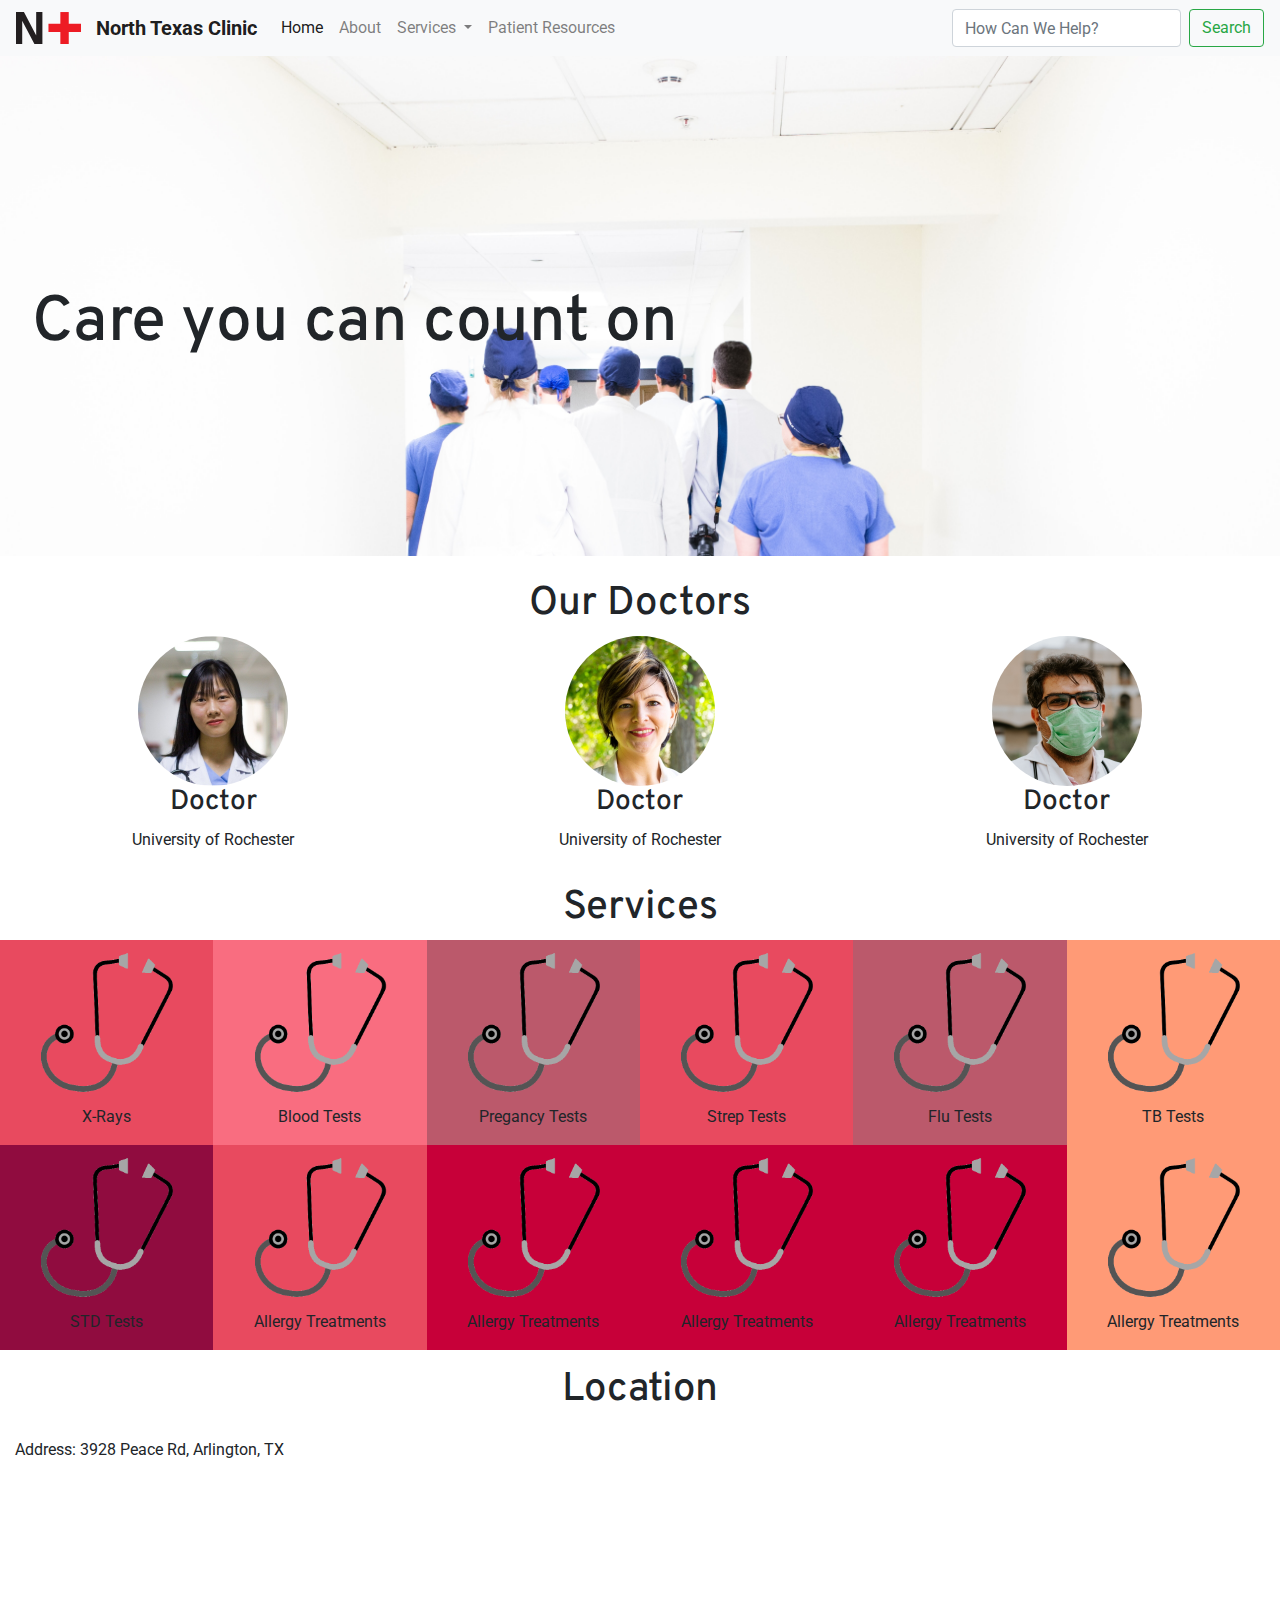
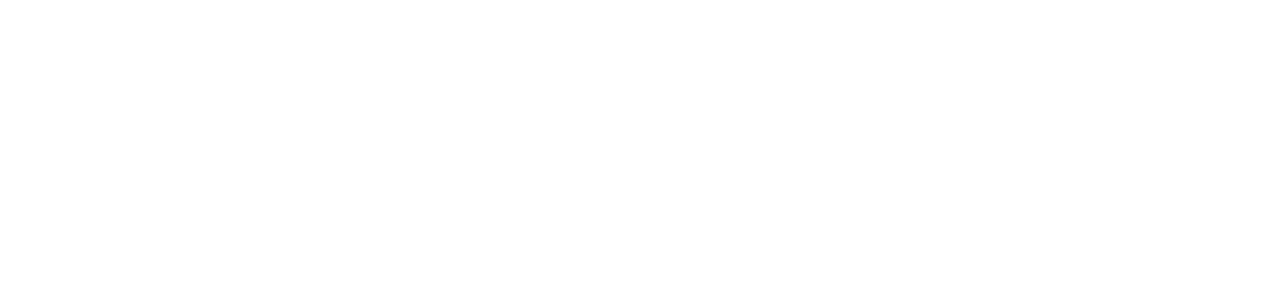
<file: index.html>
<!DOCTYPE html>
<html lang="en">

<head>
    <meta charset="UTF-8">
    <!-- <meta http-equiv="Content-Security-Policy" content="default-src 'self'; font-src 'self' data:;"> -->
    <meta name="viewport" content="width=device-width, initial-scale=1.0">
    <title>North Texas Clinic</title>
    <link rel="stylesheet" href="css/bootstrap.min.css">
    <link rel="stylesheet" href="css/app.css">
    <link href="https://fonts.googleapis.com/css2?family=Overpass:wght@600;700&family=Roboto&display=swap"
        rel="stylesheet">
</head>
<body>
    <header>
        <nav class="navbar navbar-expand-lg navbar-light bg-light">
            <img src="img/small-logo.svg" alt="Logo">
            <a class="navbar-brand font-weight-bold" href="#">North Texas Clinic</a>
            <button class="navbar-toggler" type="button" data-toggle="collapse" data-target="#navbarSupportedContent"
                aria-controls="navbarSupportedContent" aria-expanded="false" aria-label="Toggle navigation">
                <span class="navbar-toggler-icon"></span>
            </button>

            <div class="collapse navbar-collapse" id="navbarSupportedContent">
                <ul class="navbar-nav mr-auto">
                    <li class="nav-item active">
                        <a class="nav-link" href="#">Home <span class="sr-only">(current)</span></a>
                    </li>
                    <li class="nav-item">
                        <a class="nav-link" href="about.html">About</a>
                    </li>
                    <li class="nav-item dropdown">
                        <a class="nav-link dropdown-toggle" href="#" id="navbarDropdown" role="button"
                            data-toggle="dropdown" aria-haspopup="true" aria-expanded="false">
                            Services
                        </a>
                        <div class="dropdown-menu" aria-labelledby="navbarDropdown">
                            <a class="dropdown-item" href="#">Action</a>
                            <a class="dropdown-item" href="#">Another action</a>
                            <div class="dropdown-divider"></div>
                            <a class="dropdown-item" href="#">Something else here</a>
                        </div>
                    </li>
                    <li class="nav-item">
                        <a class="nav-link" href="#">Patient Resources</a>
                    </li>
                </ul>
                <form class="form-inline my-2 my-lg-0">
                    <input class="form-control mr-sm-2" type="search" placeholder="How Can We Help?"
                        aria-label="Search">
                    <button class="btn btn-outline-success my-2 my-sm-0" type="submit">Search</button>
                </form>
            </div>
        </nav>
    </header>
    <div class="container-fluid">
        <div class="row home-banner">
            <h1>Care you can count on</h1>
        </div>
        <div class="pt-4 row doctor-bio text-center justify-content-around">
            <div class="col-sm-12">
                <h1>Our Doctors</h1>
            </div>
            <div>
                <img src="../img/doctor1.jpg" alt="Doctor 1">
                <h3>Doctor</h3>
                <p>University of Rochester</p>
            </div>
            <div>
                <img src="../img/doctor2.jpg" alt="Doctor 2">
                <h3>Doctor</h3>
                <p>University of Rochester</p>
            </div>
            <div>
                <img src="../img/doctor3.jpg" alt="Doctor 3">
                <h3>Doctor</h3>
                <p>University of Rochester</p>
            </div>
        </div>
        <div class="pt-3 row justify-content-around text-center services-container">
            <div class="col-sm-12">
                <h1>Services</h1>
            </div>
            <div class="col col-sm-6 col-md-3 col-lg-2">
                <img src="img/stethoscope.png" alt="">
                <p>X-Rays</p>
            </div>
            <div class="col col-sm-6 col-md-3 col-lg-2">
                <img src="img/stethoscope.png" alt="">
                <p>Blood Tests</p>
            </div>
            <div class="col col-sm-6 col-md-3 col-lg-2">
                <img src="img/stethoscope.png" alt="">
                <p>Pregancy Tests</p>
            </div>
            <div class="col col-sm-6 col-md-3 col-lg-2">
                <img src="img/stethoscope.png" alt="">
                <p>Strep Tests</p>
            </div>
            <div class="col col-sm-6 col-md-3 col-lg-2">
                <img src="img/stethoscope.png" alt="">
                <p>Flu Tests</p>
            </div>
            <div class="col col-sm-6 col-md-3 col-lg-2">
                <img src="img/stethoscope.png" alt="">
                <p>TB Tests</p>
            </div>
            <div class="col col-sm-6 col-md-3 col-lg-2">
                <img src="img/stethoscope.png" alt="">
                <p>STD Tests</p>
            </div>
            <div class="col col-sm-6 col-md-3 col-lg-2">
                <img src="img/stethoscope.png" alt="">
                <p>Allergy Treatments</p>
            </div>
            <div class="col col-sm-6 col-md-3 col-lg-2">
                <img src="img/stethoscope.png" alt="">
                <p>Allergy Treatments</p>
            </div>
            <div class="col col-sm-6 col-md-3 col-lg-2">
                <img src="img/stethoscope.png" alt="">
                <p>Allergy Treatments</p>
            </div>
            <div class="col col-sm-6 col-md-3 col-lg-2">
                <img src="img/stethoscope.png" alt="">
                <p>Allergy Treatments</p>
            </div>
            <div class="col col-sm-6 col-md-3 col-lg-2">
                <img src="img/stethoscope.png" alt="">
                <p>Allergy Treatments</p>
            </div>
        </div>
        <div class="row">
            <div class="py-3 col-sm-12 text-center">
                <h1>Location</h1>
            </div>
            <div class="col-sm-12 col-md-6">
                Address: 3928 Peace Rd, Arlington, TX
            </div>
            <div class='col-sm-12 col-md-6'>
                <iframe width="600" height="450" frameborder="0" style="border:0"
                    src="https://www.google.com/maps/embed/v1/place?q=place_id:ChIJZc5FM6hkToYRVgPA47xI3Ko&key=AIzaSyBm2Firfr-yHHeRBVgvq1O7u7NwAqoThuc"
                    allowfullscreen></iframe>
            </div>
        </div>
    </div>
    <script>
        var colors = ['#ff5733', '#c70039', '#900c3f', '#e84a5f', '#ff847c', '#f96d80', '#ff9a76', '#ffc4a3', '#bb596b'];
        var boxes = document.querySelectorAll(".col.col-sm-6.col-md-3.col-lg-2");
        for (i = 0; i < boxes.length; i++) {
            // Pick a random color from the array 'colors'.
            boxes[i].style.backgroundColor = colors[Math.floor(Math.random() * colors.length)];
        }
    </script>
    <script src="https://ajax.googleapis.com/ajax/libs/jquery/3.5.1/jquery.min.js">
        var cw = $('.col.col-sm-6.col-md-3.col-lg-2').width();
        $('.col.col-sm-6.col-md-3.col-lg-2').css({ 'height': cw + 'px' });
    </script>
    <script src="https://code.jquery.com/jquery-3.2.1.slim.min.js"
        integrity="sha384-KJ3o2DKtIkvYIK3UENzmM7KCkRr/rE9/Qpg6aAZGJwFDMVNA/GpGFF93hXpG5KkN"
        crossorigin="anonymous"></script>
    <script src="https://cdnjs.cloudflare.com/ajax/libs/popper.js/1.12.9/umd/popper.min.js"
        integrity="sha384-ApNbgh9B+Y1QKtv3Rn7W3mgPxhU9K/ScQsAP7hUibX39j7fakFPskvXusvfa0b4Q"
        crossorigin="anonymous"></script>
    <script src="https://maxcdn.bootstrapcdn.com/bootstrap/4.0.0/js/bootstrap.min.js"
        integrity="sha384-JZR6Spejh4U02d8jOt6vLEHfe/JQGiRRSQQxSfFWpi1MquVdAyjUar5+76PVCmYl"
        crossorigin="anonymous"></script>
</body>

</html>
</file>
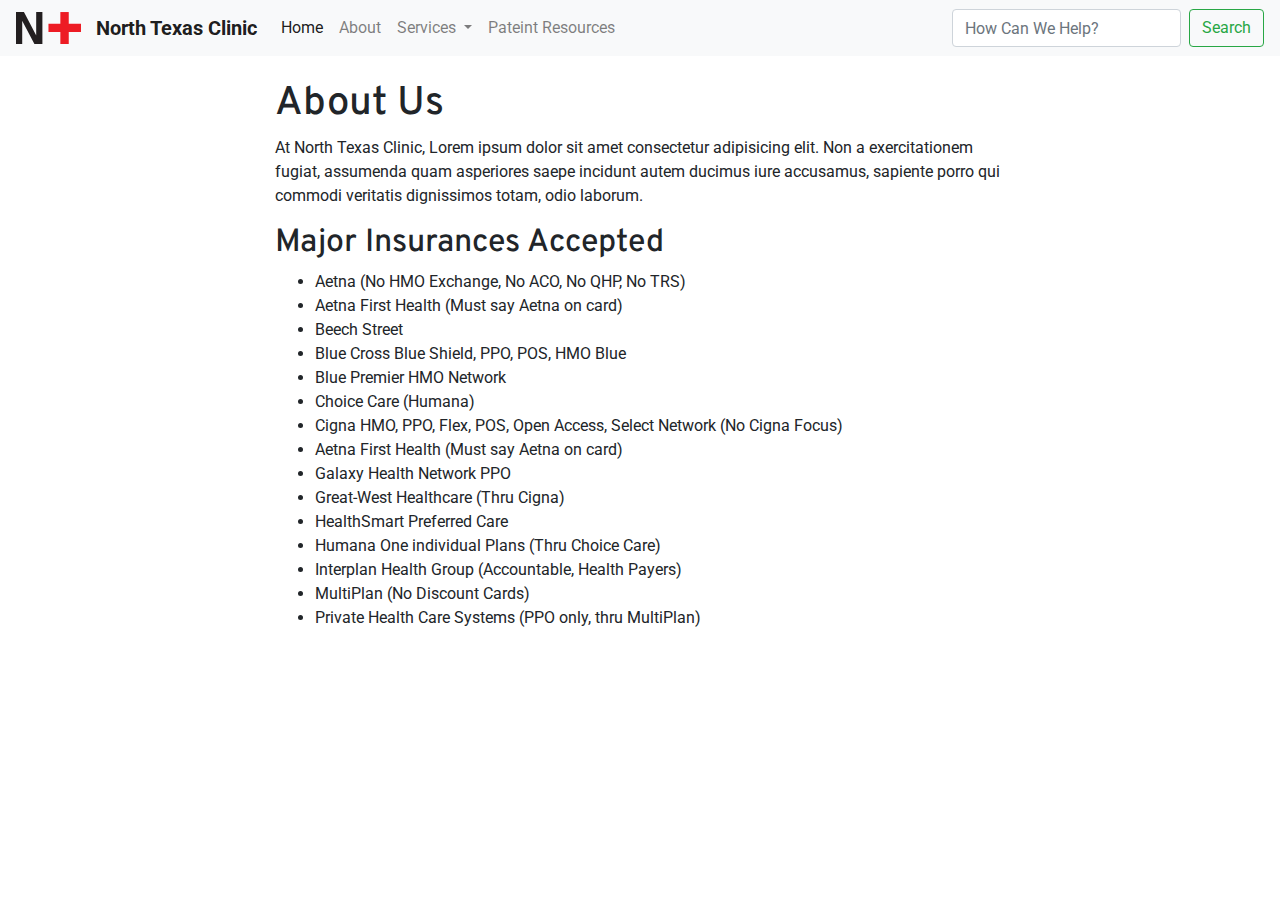
<file: about.html>
<!DOCTYPE html>
<html lang="en">

<head>
    <meta charset="UTF-8">
    <meta name="viewport" content="width=device-width, initial-scale=1.0">
    <title>North Texas Clinic</title>
    <link rel="stylesheet" href="css/bootstrap.min.css">
    <link rel="stylesheet" href="css/app.css">
    <link href="https://fonts.googleapis.com/css2?family=Overpass:wght@600;700&family=Roboto&display=swap"
        rel="stylesheet">
</head>

<body>
    <header>
        <nav class="navbar navbar-expand-lg navbar-light bg-light">
            <img src="img/small-logo.svg" alt="Logo">
            <a class="navbar-brand font-weight-bold" href="#">North Texas Clinic</a>
            <button class="navbar-toggler" type="button" data-toggle="collapse" data-target="#navbarSupportedContent"
                aria-controls="navbarSupportedContent" aria-expanded="false" aria-label="Toggle navigation">
                <span class="navbar-toggler-icon"></span>
            </button>

            <div class="collapse navbar-collapse" id="navbarSupportedContent">
                <ul class="navbar-nav mr-auto">
                    <li class="nav-item active">
                        <a class="nav-link" href="index.html">Home <span class="sr-only">(current)</span></a>
                    </li>
                    <li class="nav-item">
                        <a class="nav-link" href="about.html">About</a>
                    </li>
                    <li class="nav-item dropdown">
                        <a class="nav-link dropdown-toggle" href="#" id="navbarDropdown" role="button"
                            data-toggle="dropdown" aria-haspopup="true" aria-expanded="false">
                            Services
                        </a>
                        <div class="dropdown-menu" aria-labelledby="navbarDropdown">
                            <a class="dropdown-item" href="#">Action</a>
                            <a class="dropdown-item" href="#">Another action</a>
                            <div class="dropdown-divider"></div>
                            <a class="dropdown-item" href="#">Something else here</a>
                        </div>
                    </li>
                    <li class="nav-item">
                        <a class="nav-link" href="#">Pateint Resources</a>
                    </li>
                </ul>
                <form class="form-inline my-2 my-lg-0">
                    <input class="form-control mr-sm-2" type="search" placeholder="How Can We Help?"
                        aria-label="Search">
                    <button class="btn btn-outline-success my-2 my-sm-0" type="submit">Search</button>
                </form>
            </div>
        </nav>
    </header>
    <div class="container">
        <div class="pt-4 row justify-content-center">
            <div class="col-sm-12 col-md-8">
                <h1>About Us</h1>
                <p>At North Texas Clinic, Lorem ipsum dolor sit amet consectetur adipisicing elit. Non a exercitationem
                    fugiat, assumenda quam asperiores saepe incidunt autem ducimus iure accusamus, sapiente porro qui
                    commodi veritatis dignissimos totam, odio laborum.</p>
                <h2>Major Insurances Accepted</h2>
                <ul>
                    <li>
                        Aetna (No HMO Exchange, No ACO, No QHP, No TRS)
                    </li>
                    <li>
                        Aetna First Health (Must say Aetna on card)
                    </li>
                    <li>
                        Beech Street
                    </li>
                    <li>
                        Blue Cross Blue Shield, PPO, POS, HMO Blue
                    </li>
                    <li>
                        Blue Premier HMO Network
                    </li>
                    <li>
                        Choice Care (Humana)
                    </li>
                    <li>
                        Cigna HMO, PPO, Flex, POS, Open Access, Select Network (No Cigna Focus)
                    </li>
                    <li>
                        Aetna First Health (Must say Aetna on card)
                    </li>
                    <li>
                        Galaxy Health Network PPO
                    </li>
                    <li>
                        Great-West Healthcare (Thru Cigna)
                    </li>
                    <li>
                        HealthSmart Preferred Care
                    </li>
                    <li>
                        Humana One individual Plans (Thru Choice Care)
                    </li>
                    <li>
                        Interplan Health Group (Accountable, Health Payers)
                    </li>
                    <li>
                        MultiPlan (No Discount Cards)
                    </li>
                    <li>
                        Private Health Care Systems (PPO only, thru MultiPlan)
                    </li>
                </ul>
            </div>
        </div>
    </div>
    <script src="https://code.jquery.com/jquery-3.2.1.slim.min.js"
        integrity="sha384-KJ3o2DKtIkvYIK3UENzmM7KCkRr/rE9/Qpg6aAZGJwFDMVNA/GpGFF93hXpG5KkN"
        crossorigin="anonymous"></script>
    <script src="https://cdnjs.cloudflare.com/ajax/libs/popper.js/1.12.9/umd/popper.min.js"
        integrity="sha384-ApNbgh9B+Y1QKtv3Rn7W3mgPxhU9K/ScQsAP7hUibX39j7fakFPskvXusvfa0b4Q"
        crossorigin="anonymous"></script>
    <script src="https://maxcdn.bootstrapcdn.com/bootstrap/4.0.0/js/bootstrap.min.js"
        integrity="sha384-JZR6Spejh4U02d8jOt6vLEHfe/JQGiRRSQQxSfFWpi1MquVdAyjUar5+76PVCmYl"
        crossorigin="anonymous"></script>
</body>

</html>
</file>
<file: css/app.css>
* {
  font-family: "Roboto", sans-serif;
}

h1, h2, h3 {
  font-family: "Overpass", sans-serif;
}

.navbar img {
  width: 80px;
  height: auto;
  padding-right: 15px;
}

.home-banner {
  background-image: url("../img/doctors-walking.jpg");
  background-size: cover;
  height: 500px !important;
}
.home-banner h1 {
  font-size: 4rem;
  margin-top: 18%;
  margin-left: 2rem;
}

.doctor-bio img {
  height: 150px;
  width: auto;
  border-radius: 50%;
}

.services-container img {
  width: 90%;
  height: auto;
}

/*# sourceMappingURL=app.css.map */
</file>
